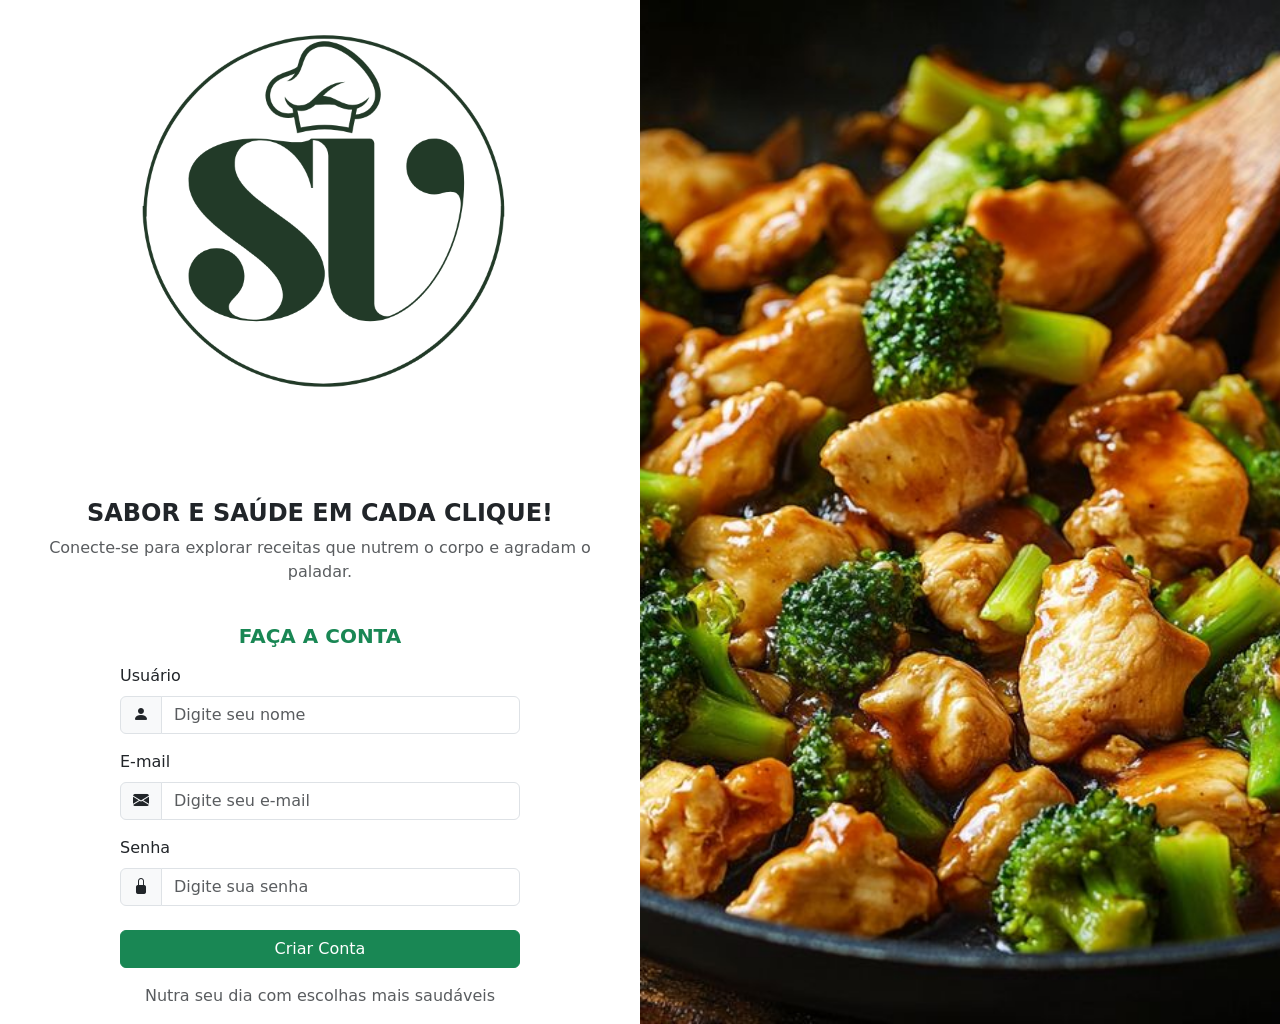
<file: index.html>
<!DOCTYPE html>
<html lang="pt-BR">
<head>
  <meta charset="UTF-8">
  <meta name="viewport" content="width=device-width, initial-scale=1">
  <title>Criar Conta</title>
  <link href="https://cdn.jsdelivr.net/npm/bootstrap@5.3.2/dist/css/bootstrap.min.css" rel="stylesheet">
  <link href="https://cdn.jsdelivr.net/npm/bootstrap-icons@1.10.5/font/bootstrap-icons.css" rel="stylesheet">
</head>
<body>

<div class="container-fluid">
  <div class="row vh-100">
    
    <!-- Coluna esquerda: Formulário -->
    <div class="col-md-6 d-flex flex-column justify-content-center align-items-center text-center px-4">
      <img src="./img/SV.png" alt="Logo SU" style="width: 500px;" class="mb-3">

      <h4 class="fw-bold text-uppercase">Sabor e Saúde em Cada Clique!</h4>
      <p class="text-muted">Conecte-se para explorar receitas que nutrem o corpo e agradam o paladar.</p>

      <h5 class="text-success fw-bold mt-4 mb-3">FAÇA A CONTA</h5>

      <form class="w-100" style="max-width: 400px;">
        <div class="mb-3 text-start">
          <label for="usuario" class="form-label">Usuário</label>
          <div class="input-group">
            <span class="input-group-text"><i class="bi bi-person-fill"></i></span>
            <input type="text" class="form-control" id="usuario" placeholder="Digite seu nome">
          </div>
        </div>

        <div class="mb-3 text-start">
          <label for="email" class="form-label">E-mail</label>
          <div class="input-group">
            <span class="input-group-text"><i class="bi bi-envelope-fill"></i></span>
            <input type="email" class="form-control" id="email" placeholder="Digite seu e-mail">
          </div>
        </div>

        <div class="mb-4 text-start">
          <label for="senha" class="form-label">Senha</label>
          <div class="input-group">
            <span class="input-group-text"><i class="bi bi-lock-fill"></i></span>
            <input type="password" class="form-control" id="senha" placeholder="Digite sua senha">
          </div>
        </div>

        <button type="submit" class="btn btn-success w-100">Criar Conta</button>
      </form>

      <p class="mt-3 text-muted">Nutra seu dia com escolhas mais saudáveis</p>
    </div>

    <!-- Coluna direita: Imagem -->
    <div class="col-md-6 d-none d-md-block p-0">
      <img src="./img/brocolis.jpg" alt="Imagem comida saudável" class="img-fluid h-100 w-100" style="object-fit: cover;">
    </div>

  </div>
</div>

</body>
</html>
</file>
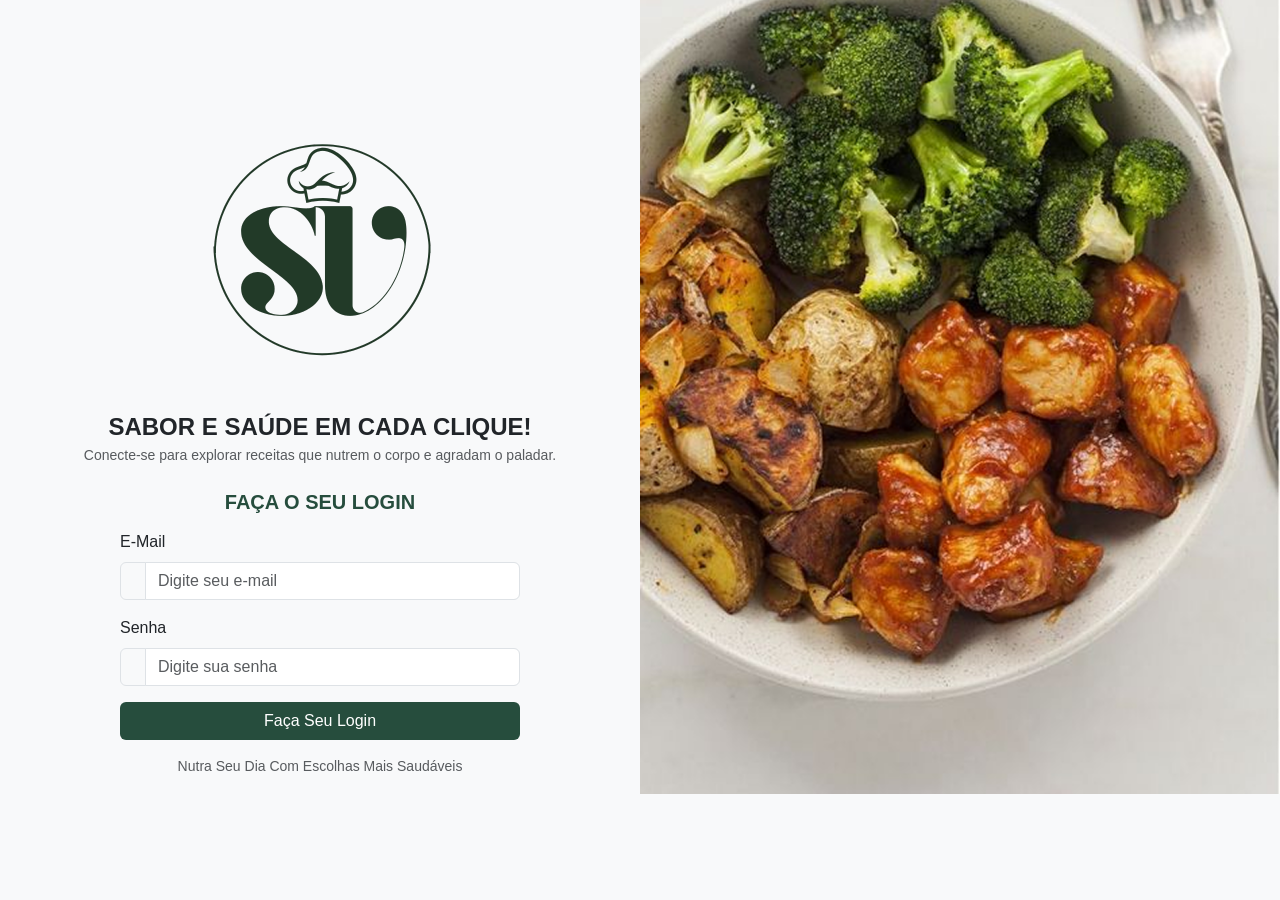
<file: login.html>
<!DOCTYPE html>
<html lang="pt-BR">
  <head>
    <meta charset="UTF-8" />
    <meta name="viewport" content="width=device-width, initial-scale=1" />
    <title>Login - Sabor e Saúde</title>
    <link
      href="https://cdn.jsdelivr.net/npm/bootstrap@5.3.0/dist/css/bootstrap.min.css"
      rel="stylesheet"
    />
    <link rel="stylesheet" href="./css/login.css" />
  </head>
  <body>
    <div class="d-flex vh-100 bg-light justify-content-center align-items-center">
      <div class="row w-100 login-section d-flex justify-content-center align-items-center">

        <!-- Lado esquerdo: Login -->
        <div
          class="col-md-6 d-flex flex-column justify-content-center align-items-center bg-light text-center"
        >
          <img src="./img/SV (1).png" alt="Logo" class="logo rounded-circle" />

          <h4 class="fw-bold mb-1">SABOR E SAÚDE EM CADA CLIQUE!</h4>
          <small class="text-muted mb-4"
            >Conecte-se para explorar receitas que nutrem o corpo e agradam o
            paladar.</small
          >

          <div class="login-box w-100">
            <h5 class="fw-bold mb-3">FAÇA O SEU LOGIN</h5>
            <form>
              <div class="mb-3 text-start">
                <label for="email" class="form-label">E-Mail</label>
                <div class="input-group">
                  <span class="input-group-text"
                  ></span>
                  <input
                    type="email"
                    class="form-control"
                    id="email"
                    placeholder="Digite seu e-mail"
                  />
                </div>
              </div>
              <div class="mb-3 text-start">
                <label for="senha" class="form-label">Senha</label>
                <div class="input-group">
                  <span class="input-group-text"
                    ><i class="bi bi-lock-fill"></i
                  ></span>
                  <input
                    type="password"
                    class="form-control"
                    id="senha"
                    placeholder="Digite sua senha"
                  />
                </div>
              </div>
              <div class="d-grid">
                <button type="submit" class="btn btn-login">
                  Faça Seu Login
                </button>
              </div>
            </form>
            <p class="mt-3 text-muted small">
              Nutra Seu Dia Com Escolhas Mais Saudáveis
            </p>
          </div>
        </div>

        <!-- Lado direito: Imagem -->
        <div class="col d-none d-md-block p-0 vh-100 overflow-hidden">
          <img
            src="./img/FrangoLeg.png"
            alt="Comida saudável"
            class="w-100 object-fit-cover"
            style="object-position: center -100px"
          />
        </div>
      </div>
    </div>

    <script src="https://cdn.jsdelivr.net/npm/bootstrap@5.3.0/dist/js/bootstrap.bundle.min.js"></script>
  </body>
</html>
</file>
<file: css/login.css>
body {
  font-family: "Segoe UI", sans-serif;
}
.login-section {
  min-height: 100vh;
}
.login-box {
  max-width: 400px;
  margin: auto;
}
.logo {
  margin-top: 16px;
}
.form-control:focus {
  box-shadow: none;
  border-color: #264d3d;
}
.btn-login {
  background-color: #264d3d;
  color: white;
}
.btn-login:hover {
  background-color: #264d3d;
}

h5{
  color: #264d3d;
}
</file>
